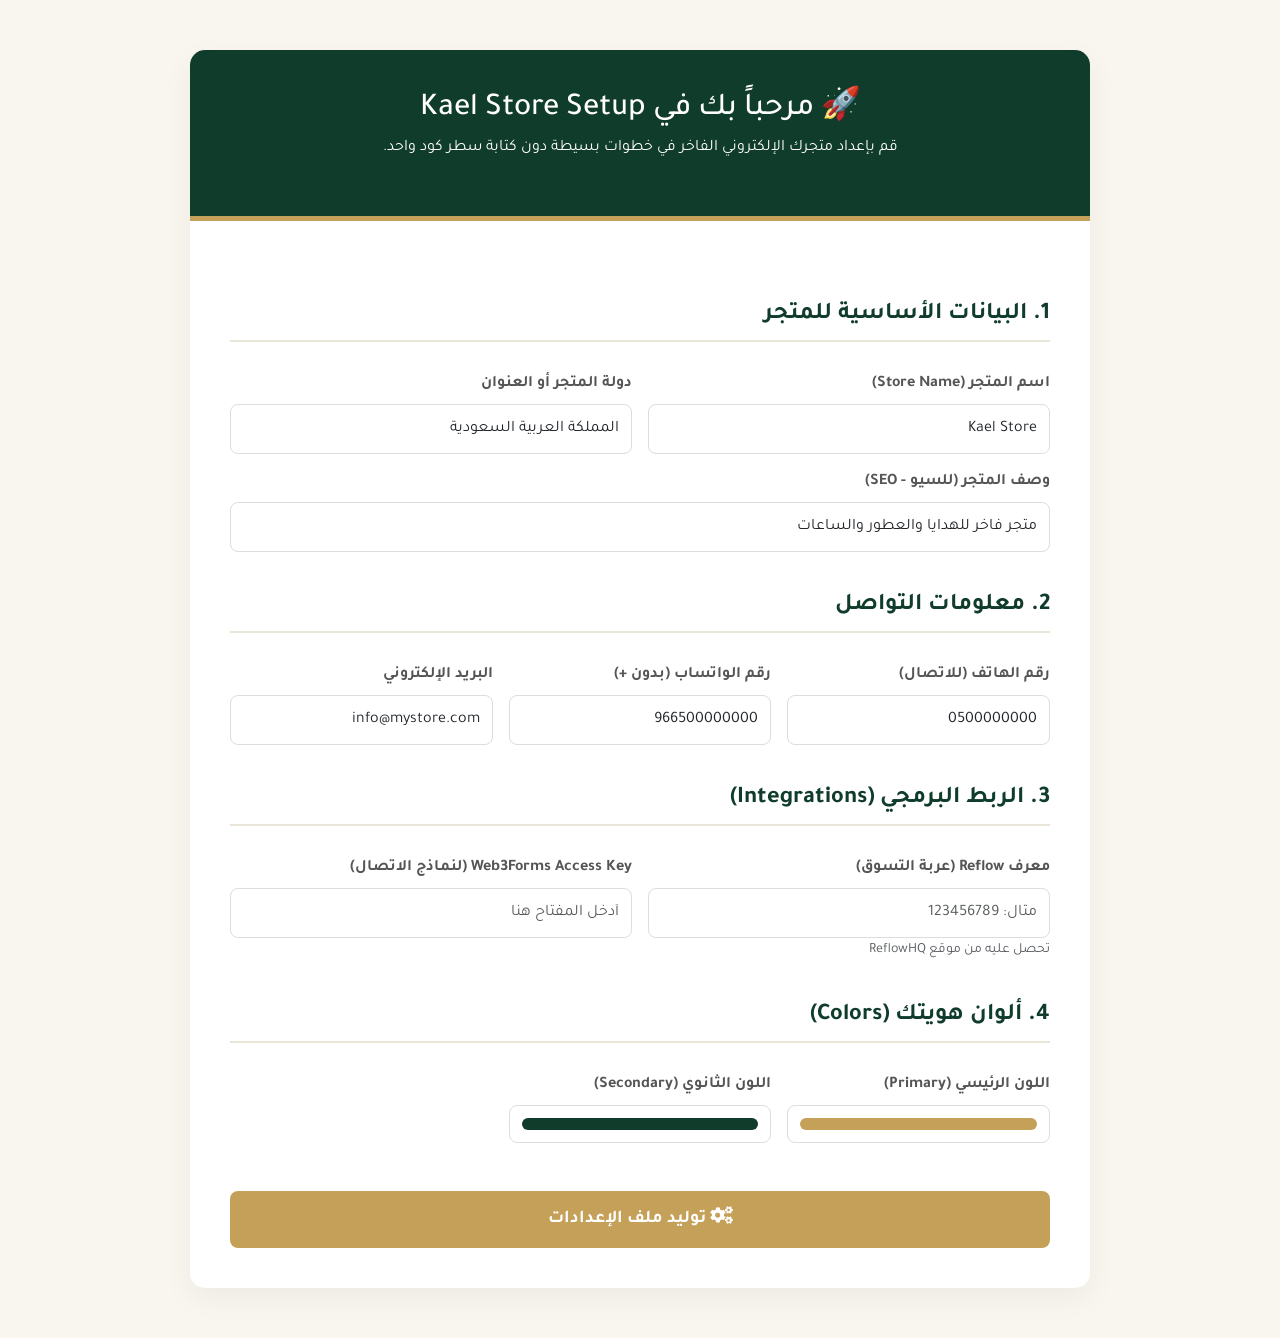
<file: kael-setup.html>
<!DOCTYPE html>
<html data-bs-theme="light" lang="ar" dir="rtl">
<head>
    <meta charset="utf-8">
    <meta name="viewport" content="width=device-width, initial-scale=1.0, shrink-to-fit=no">
    <title>إعداد متجر Kael (Setup Wizard)</title>
    
    <!-- Google Fonts -->
    <link href="https://fonts.googleapis.com/css2?family=Tajawal:wght@400;500;700;900&display=swap" rel="stylesheet">
    
    <!-- Bootstrap -->
    <link rel="stylesheet" href="assets/bootstrap/css/bootstrap.min.css">
    <link rel="stylesheet" href="assets/fonts/fontawesome-all.min.css">

    <style>
        body { font-family: 'Tajawal', sans-serif; background-color: #F9F6F0; color: #333; }
        .wizard-container { max-width: 900px; margin: 50px auto; background: #fff; border-radius: 15px; box-shadow: 0 10px 30px rgba(0,0,0,0.05); overflow: hidden; }
        .wizard-header { background: #103C2B; color: #fff; padding: 40px; text-align: center; border-bottom: 5px solid #C5A059; }
        .wizard-header img { max-height: 80px; margin-bottom: 20px; }
        .wizard-body { padding: 40px; }
        .step-title { color: #103C2B; font-weight: bold; border-bottom: 2px solid #EAE5D9; padding-bottom: 10px; margin-bottom: 30px; margin-top: 40px; }
        .form-label { font-weight: bold; color: #555; }
        .form-control { border-radius: 8px; border: 1px solid #ddd; padding: 12px; }
        .form-control:focus { border-color: #C5A059; box-shadow: 0 0 0 0.25rem rgba(197, 160, 89, 0.25); }
        .btn-primary { background: #C5A059; border: none; padding: 15px 30px; font-size: 18px; font-weight: bold; border-radius: 8px; width: 100%; transition: 0.3s; }
        .btn-primary:hover { background: #103C2B; }
        #code-result { background: #222; color: #0f0; padding: 20px; border-radius: 8px; text-align: left; direction: ltr; font-family: monospace; max-height: 400px; overflow-y: auto; white-space: pre-wrap; display: none; }
        .success-box { display: none; background: #e8f5e9; border: 1px solid #4caf50; padding: 30px; border-radius: 8px; text-align: center; margin-top: 30px; }
    </style>
</head>
<body>

    <div class="wizard-container">
        <div class="wizard-header">
            <h2>🚀 مرحباً بك في Kael Store Setup</h2>
            <p>قم بإعداد متجرك الإلكتروني الفاخر في خطوات بسيطة دون كتابة سطر كود واحد.</p>
        </div>

        <div class="wizard-body">
            <form id="setup-form">
                
                <h4 class="step-title">1. البيانات الأساسية للمتجر</h4>
                <div class="row g-3">
                    <div class="col-md-6">
                        <label class="form-label">اسم المتجر (Store Name)</label>
                        <input type="text" class="form-control" id="storeName" value="Kael Store" required>
                    </div>
                    <div class="col-md-6">
                        <label class="form-label">دولة المتجر أو العنوان</label>
                        <input type="text" class="form-control" id="address" value="المملكة العربية السعودية">
                    </div>
                    <div class="col-12">
                        <label class="form-label">وصف المتجر (للسيو - SEO)</label>
                        <input type="text" class="form-control" id="storeDesc" value="متجر فاخر للهدايا والعطور والساعات">
                    </div>
                </div>

                <h4 class="step-title">2. معلومات التواصل</h4>
                <div class="row g-3">
                    <div class="col-md-4">
                        <label class="form-label">رقم الهاتف (للاتصال)</label>
                        <input type="text" class="form-control" id="phone" value="0500000000">
                    </div>
                    <div class="col-md-4">
                        <label class="form-label">رقم الواتساب (بدون +)</label>
                        <input type="text" class="form-control" id="whatsapp" value="966500000000">
                    </div>
                    <div class="col-md-4">
                        <label class="form-label">البريد الإلكتروني</label>
                        <input type="email" class="form-control" id="email" value="info@mystore.com">
                    </div>
                </div>

                <h4 class="step-title">3. الربط البرمجي (Integrations)</h4>
                <div class="row g-3">
                    <div class="col-md-6">
                        <label class="form-label">معرف Reflow (عربة التسوق)</label>
                        <input type="text" class="form-control" id="reflowId" placeholder="مثال: 123456789" required>
                        <small class="text-muted">تحصل عليه من موقع ReflowHQ</small>
                    </div>
                    <div class="col-md-6">
                        <label class="form-label">Web3Forms Access Key (لنماذج الاتصال)</label>
                        <input type="text" class="form-control" id="web3key" placeholder="أدخل المفتاح هنا">
                    </div>
                </div>

                <h4 class="step-title">4. ألوان هويتك (Colors)</h4>
                <div class="row g-3">
                    <div class="col-md-4">
                        <label class="form-label">اللون الرئيسي (Primary)</label>
                        <input type="color" class="form-control form-control-color w-100" id="colorPrimary" value="#C5A059">
                    </div>
                    <div class="col-md-4">
                        <label class="form-label">اللون الثانوي (Secondary)</label>
                        <input type="color" class="form-control form-control-color w-100" id="colorSecondary" value="#103C2B">
                    </div>
                </div>

                <div class="mt-5">
                    <button type="submit" class="btn btn-primary"><i class="fas fa-cogs"></i> توليد ملف الإعدادات</button>
                </div>
            </form>

            <div class="success-box" id="successBox">
                <h3 style="color: #4caf50;"><i class="fas fa-check-circle"></i> تم بنجاح!</h3>
                <p>تم توليد كود الإعدادات الخاص بمتجرك. قم بنسخ الكود التالي وضعه بالكامل داخل ملف <code>assets/js/lylix-config.js</code> ليتم تطبيقه على المتجر.</p>
                
                <button class="btn btn-dark mb-3" onclick="copyCode()"><i class="fas fa-copy"></i> نسخ الكود</button>
                <button class="btn btn-success mb-3 ms-2" onclick="downloadConfig()"><i class="fas fa-download"></i> تحميل كملف</button>
                
                <pre id="code-result"></pre>
            </div>
        </div>
    </div>

    <script>
        document.getElementById('setup-form').addEventListener('submit', function(e) {
            e.preventDefault();
            
            const configStr = `// ==========================================
// LYLIX SCRIPT CONFIGURATION
// تم التوليد تلقائياً بواسطة Kael Setup Wizard
// ==========================================

const LylixConfig = {
    // 1. General Settings
    storeName: "${document.getElementById('storeName').value}",
    storeDescription: "${document.getElementById('storeDesc').value}",
    
    // 2. Contact Information
    phone: "${document.getElementById('phone').value}",
    email: "${document.getElementById('email').value}",
    address: "${document.getElementById('address').value}",
    whatsappNumber: "${document.getElementById('whatsapp').value}",
    
    // 3. Integrations
    reflowProjectID: "${document.getElementById('reflowId').value}",
    web3formsAccessKey: "${document.getElementById('web3key').value}",
    
    // 4. Design & Colors
    colors: {
        primary: "${document.getElementById('colorPrimary').value}",
        secondary: "${document.getElementById('colorSecondary').value}",
        textDark: "#333333"
    },

    // 5. Dynamic Navigation Menu
    // You can manually add or remove categories below:
    navigation: [
        { title: "الرئيسية", url: "/" },
        { title: "تسوق الآن", url: "shop.html" },
        { title: "العروض الخاصة", url: "offers.html" },
        { title: "تسوق بالمناسبة 🎈", isDropdown: true, items: [
            { title: "أعياد الميلاد", url: "shop.html?category=birthday" },
            { title: "زواج وخطوبة", url: "shop.html?category=wedding" }
        ]},
        { title: "الأقسام 💎", isDropdown: true, items: [
            { title: "ساعات فاخرة", url: "shop.html?category=watches" },
            { title: "إكسسوارات", url: "shop.html?category=accessories" },
            { title: "عطور", url: "shop.html?category=perfumes" }
        ]},
        { title: "تواصل معنا", url: "contact.html" }
    ]
};
`;
            const resultBox = document.getElementById('code-result');
            resultBox.textContent = configStr;
            resultBox.style.display = 'block';
            document.getElementById('successBox').style.display = 'block';
            
            // Scroll down
            window.scrollTo({ top: document.body.scrollHeight, behavior: 'smooth' });
        });

        function copyCode() {
            const text = document.getElementById('code-result').textContent;
            navigator.clipboard.writeText(text).then(() => {
                alert("تم نسخ الكود بنجاح!");
            });
        }

        function downloadConfig() {
            const text = document.getElementById('code-result').textContent;
            const blob = new Blob([text], { type: "text/javascript" });
            const url = URL.createObjectURL(blob);
            const a = document.createElement("a");
            a.href = url;
            a.download = "lylix-config.js";
            a.click();
            URL.revokeObjectURL(url);
        }
    </script>
</body>
</html>
</file>
